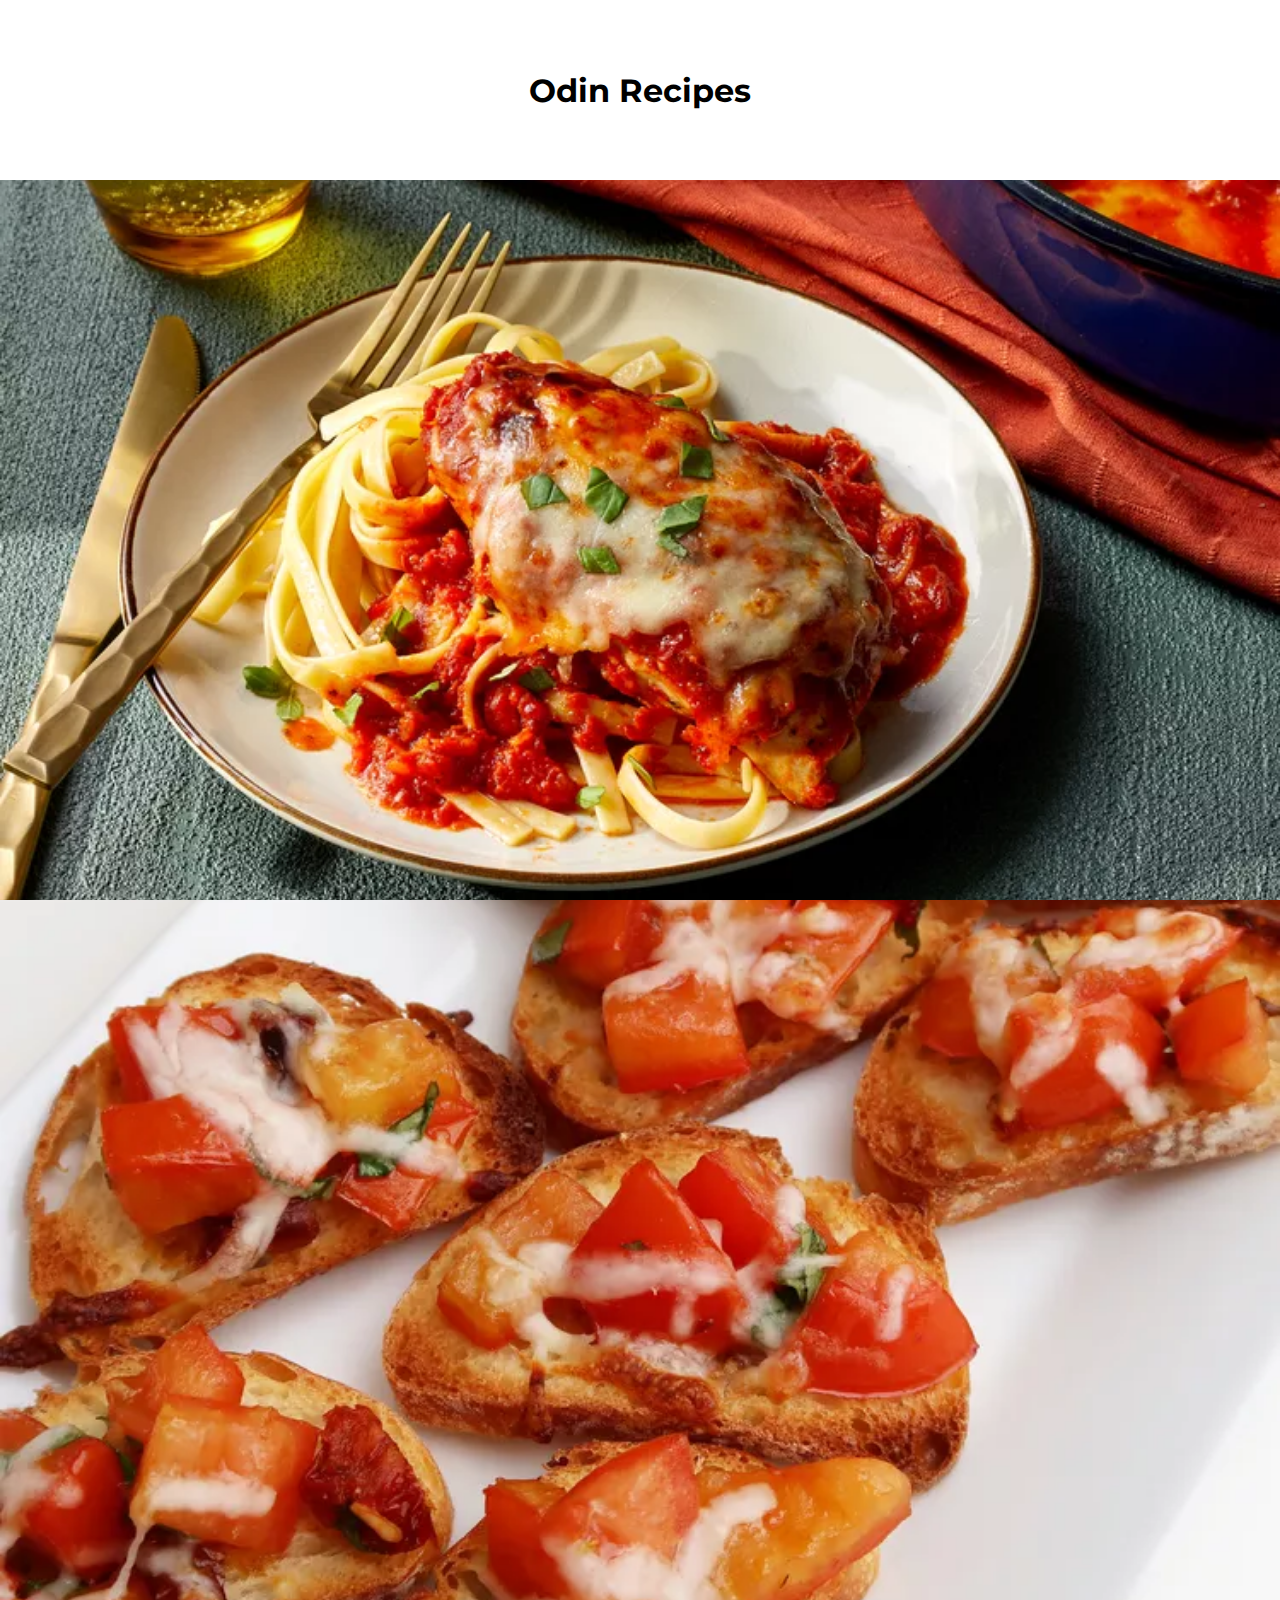
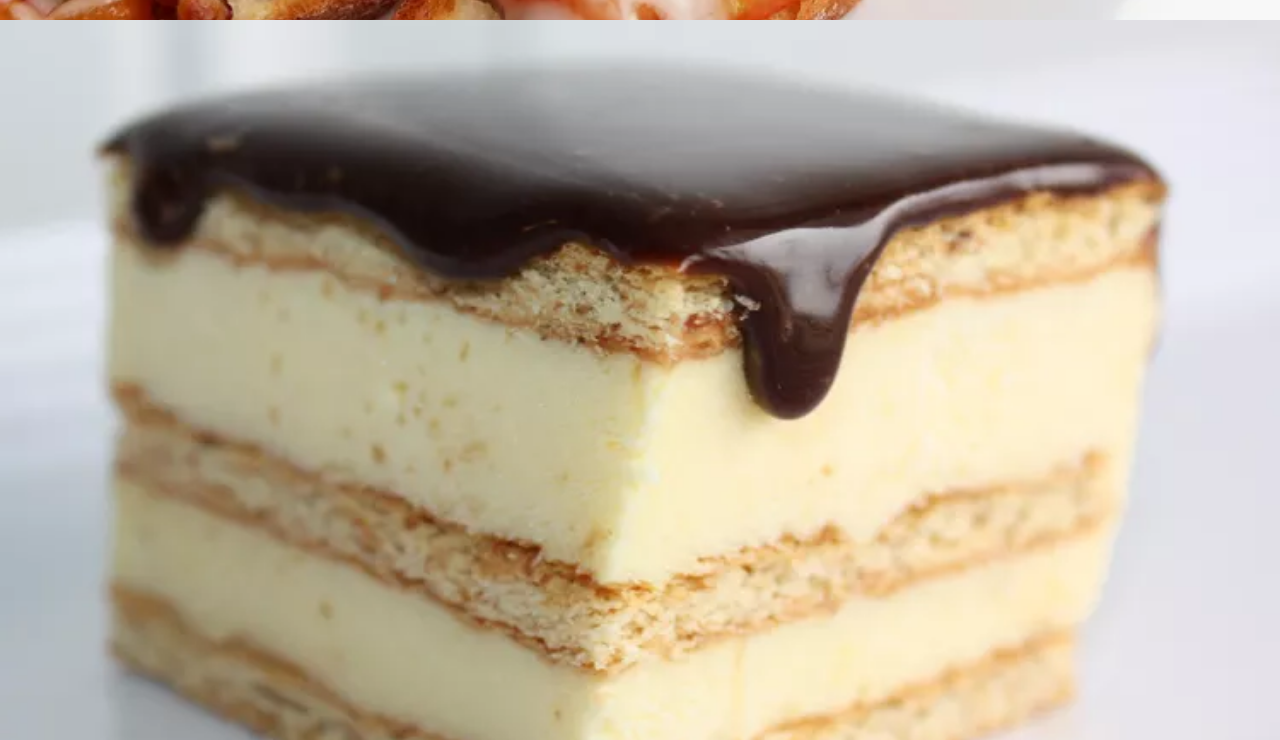
<file: index.html>
<!DOCTYPE html>
<html lang="en">
<head>
    <meta charset="UTF-8">
    <meta name="viewport" content="width=device-width, initial-scale=1.0">
    <title>Odin Recipes</title>
    <link rel="stylesheet" href="./styles.css">
    <link rel="preconnect" href="https://fonts.googleapis.com">
    <link rel="preconnect" href="https://fonts.gstatic.com" crossorigin>
    <link href="https://fonts.googleapis.com/css2?family=Montserrat:ital,wght@0,100..900;1,100..900&display=swap" rel="stylesheet">
</head>
<body>
    <header>
        <h1>Odin Recipes</h1>
    </header>

    <main class="main">
        <div class="recipe" id="bcm"><a href="./recipes/baked-chicken-marinara.html"></a></div>
        <div class="recipe" id="dtb"><a href="./recipes/double-tomato-bruschetta.html"></a></div>
        <div class="recipe" id="cec"><a href="./recipes/chocolate-eclair-cake.html"></a></div>
    </main>
</body>
</html>
</file>
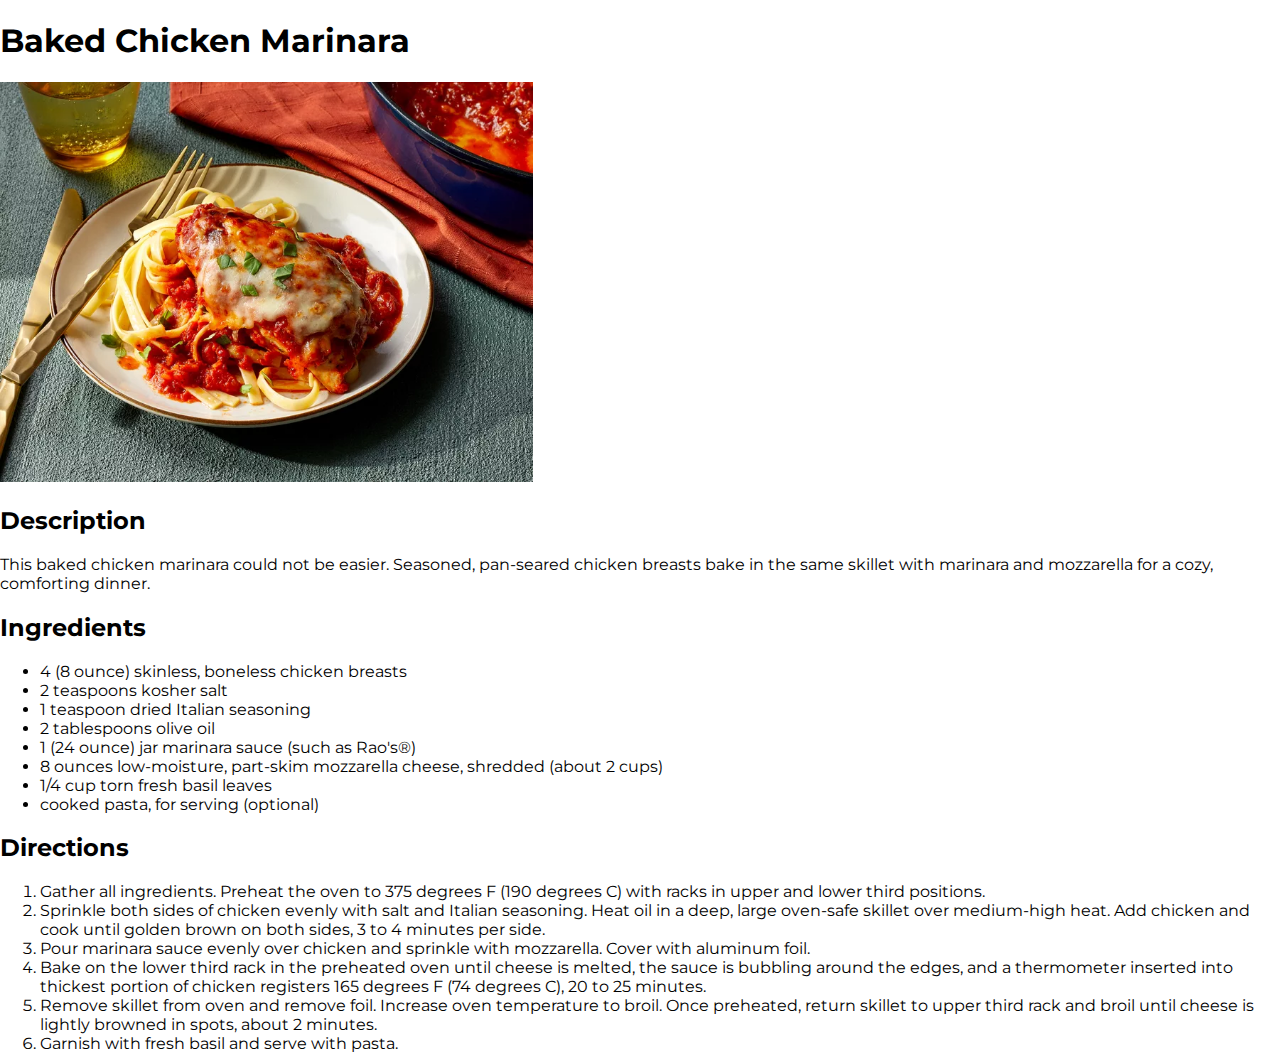
<file: recipes/baked-chicken-marinara.html>
<!DOCTYPE html>
<html lang="en">
<head>
    <meta charset="UTF-8">
    <meta name="viewport" content="width=device-width, initial-scale=1.0">
    <title>Odin Recipes | Baked Chicken Marinara</title>
    <link rel="stylesheet" href="../styles.css">
    <link rel="preconnect" href="https://fonts.googleapis.com">
    <link rel="preconnect" href="https://fonts.gstatic.com" crossorigin>
    <link href="https://fonts.googleapis.com/css2?family=Montserrat:ital,wght@0,100..900;1,100..900&display=swap" rel="stylesheet">
</head>
<body>
    <h1>Baked Chicken Marinara</h1>
    <img src="../images/bakedchickenmarinara.webp" height="400">

    <h2>Description</h2>
    <p>This baked chicken marinara could not be easier. Seasoned, pan-seared chicken breasts bake in the same skillet with marinara and mozzarella for a cozy, comforting dinner.</p>

    <h2>Ingredients</h2>
    <ul>
        <li>4 (8 ounce) skinless, boneless chicken breasts</li>
        <li>2 teaspoons kosher salt</li>
        <li>1 teaspoon dried Italian seasoning</li>
        <li>2 tablespoons olive oil</li>
        <li>1 (24 ounce) jar marinara sauce (such as Rao's®)</li>
        <li>8 ounces low-moisture, part-skim mozzarella cheese, shredded (about 2 cups)</li>
        <li>1/4 cup torn fresh basil leaves</li>
        <li>cooked pasta, for serving (optional)</li>
    </ul>

    <h2>Directions</h2>
    <ol>
        <li>Gather all ingredients. Preheat the oven to 375 degrees F (190 degrees C) with racks in upper and lower third positions.</li>
        <li>Sprinkle both sides of chicken evenly with salt and Italian seasoning. Heat oil in a deep, large oven-safe skillet over medium-high heat. Add chicken and cook until golden brown on both sides, 3 to 4 minutes per side.</li>
        <li>Pour marinara sauce evenly over chicken and sprinkle with mozzarella. Cover with aluminum foil.</li>
        <li>Bake on the lower third rack in the preheated oven until cheese is melted, the sauce is bubbling around the edges, and a thermometer inserted into thickest portion of chicken registers 165 degrees F (74 degrees C), 20 to 25 minutes.</li>
        <li>Remove skillet from oven and remove foil. Increase oven temperature to broil. Once preheated, return skillet to upper third rack and broil until cheese is lightly browned in spots, about 2 minutes.</li>
        <li>Garnish with fresh basil and serve with pasta.</li>
    </ol>
</body>
</html>
</file>
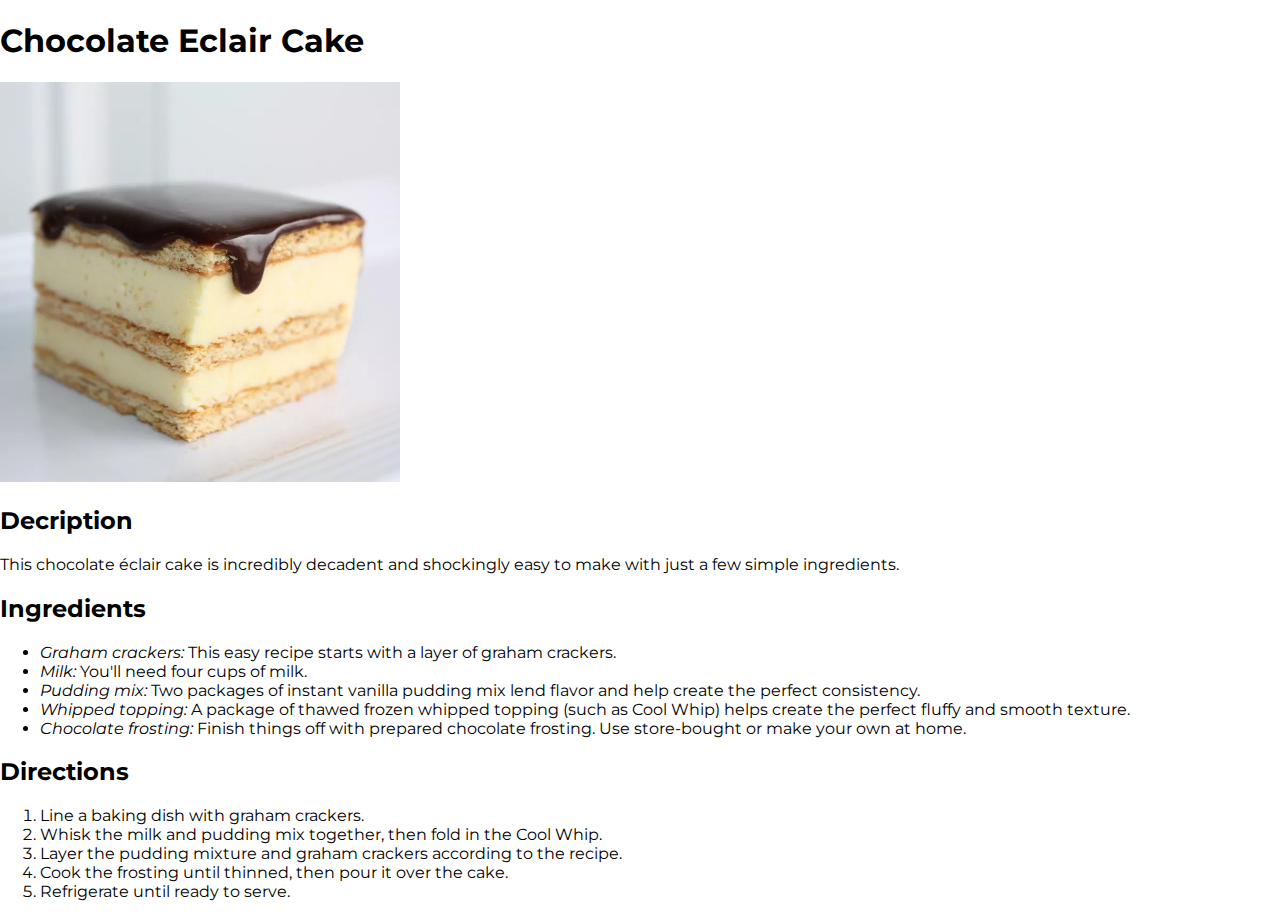
<file: recipes/chocolate-eclair-cake.html>
<!DOCTYPE html>
<html lang="en">
<head>
    <meta charset="UTF-8">
    <meta name="viewport" content="width=device-width, initial-scale=1.0">
    <title>Odin Recipes | Chocolate Eclair Cake</title>
    <link rel="stylesheet" href="../styles.css">
    <link rel="preconnect" href="https://fonts.googleapis.com">
    <link rel="preconnect" href="https://fonts.gstatic.com" crossorigin>
    <link href="https://fonts.googleapis.com/css2?family=Montserrat:ital,wght@0,100..900;1,100..900&display=swap" rel="stylesheet">
</head>
<body>
    <h1>Chocolate Eclair Cake</h1>
    <img src="../images/chocolateeclaircake.webp" height="400">

    <h2>Decription</h2>
    <p>This chocolate éclair cake is incredibly decadent and shockingly easy to make with just a few simple ingredients.</p>

    <h2>Ingredients</h2>
    <ul>
        <li><em>Graham crackers: </em>This easy recipe starts with a layer of graham crackers.</li>
        <li><em>Milk: </em>You'll need four cups of milk.</li>
        <li><em>Pudding mix: </em>Two packages of instant vanilla pudding mix lend flavor and help create the perfect consistency.</li>
        <li><em>Whipped topping: </em>A package of thawed frozen whipped topping (such as Cool Whip) helps create the perfect fluffy and smooth texture.</li>
        <li><em>Chocolate frosting: </em>Finish things off with prepared chocolate frosting. Use store-bought or make your own at home.</li>
    </ul>

    <h2>Directions</h2>
    <ol>
        <li>Line a baking dish with graham crackers.</li>
        <li>Whisk the milk and pudding mix together, then fold in the Cool Whip.</li>
        <li>Layer the pudding mixture and graham crackers according to the recipe.</li>
        <li>Cook the frosting until thinned, then pour it over the cake.</li>
        <li>Refrigerate until ready to serve.</li>
    </ol>
</body>
</html>
</file>
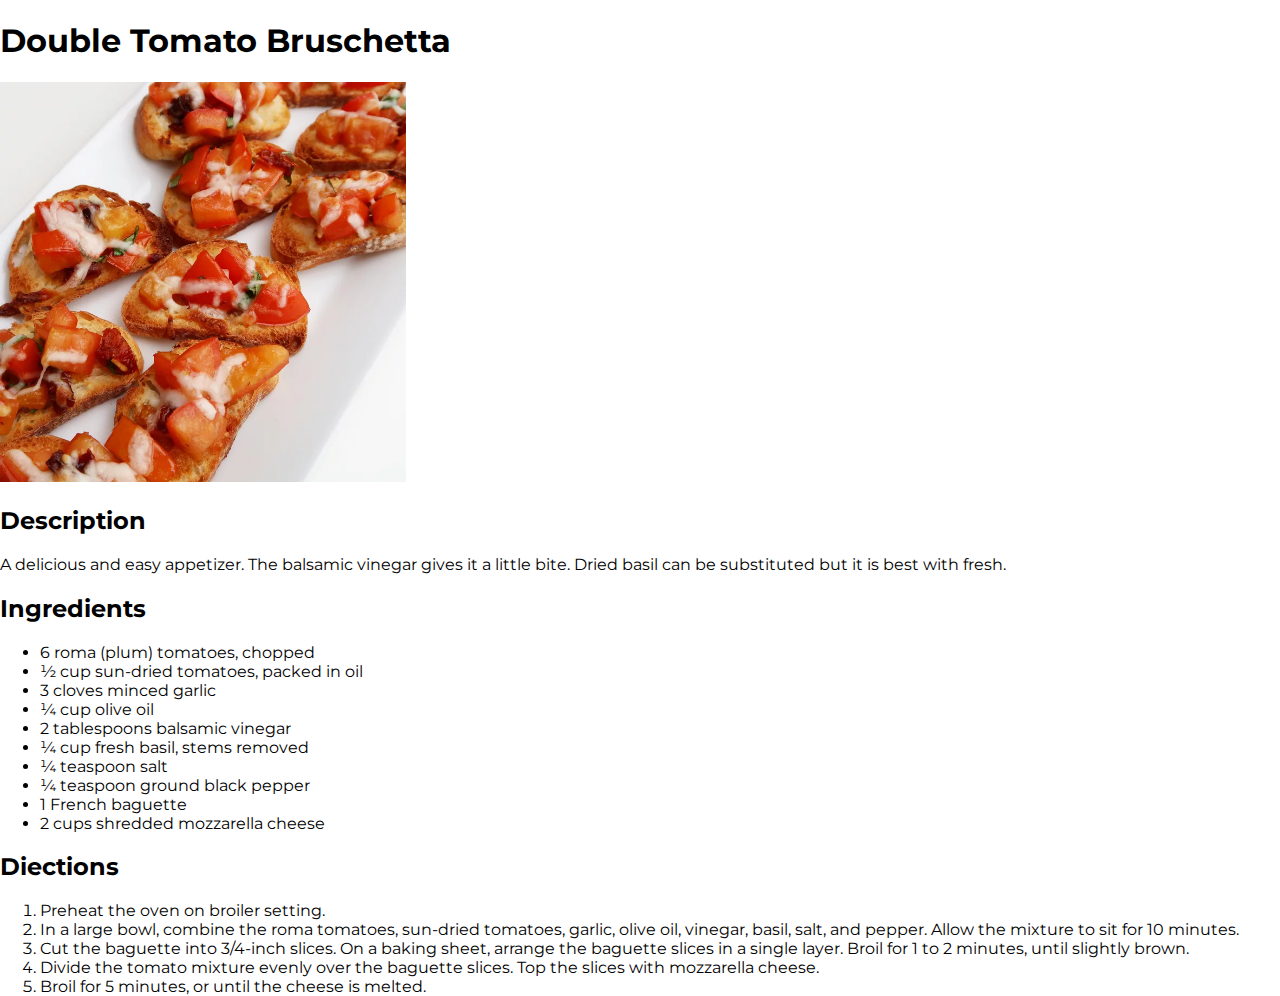
<file: recipes/double-tomato-bruschetta.html>
<!DOCTYPE html>
<html lang="en">
<head>
    <meta charset="UTF-8">
    <meta name="viewport" content="width=device-width, initial-scale=1.0">
    <title>Odin Recipes | Double Tomato Bruschetta</title>
    <link rel="stylesheet" href="../styles.css">
    <link rel="preconnect" href="https://fonts.googleapis.com">
    <link rel="preconnect" href="https://fonts.gstatic.com" crossorigin>
    <link href="https://fonts.googleapis.com/css2?family=Montserrat:ital,wght@0,100..900;1,100..900&display=swap" rel="stylesheet">
</head>
<body>
    <h1>Double Tomato Bruschetta</h1>
    <img src="../images/doubletomatobruschetta.webp" height="400">

    <h2>Description</h2>
    <p>A delicious and easy appetizer. The balsamic vinegar gives it a little bite. Dried basil can be substituted but it is best with fresh.</p>

    <h2>Ingredients</h2>
    <ul>
        <li>6 roma (plum) tomatoes, chopped</li>
        <li>½ cup sun-dried tomatoes, packed in oil</li>
        <li>3 cloves minced garlic</li>
        <li>¼ cup olive oil</li>
        <li>2 tablespoons balsamic vinegar</li>
        <li>¼ cup fresh basil, stems removed</li>
        <li>¼ teaspoon salt</li>
        <li>¼ teaspoon ground black pepper</li>
        <li>1 French baguette</li>
        <li>2 cups shredded mozzarella cheese</li>
    </ul>

    <h2>Diections</h2>
    <ol>
        <li>Preheat the oven on broiler setting.</li>
        <li>In a large bowl, combine the roma tomatoes, sun-dried tomatoes, garlic, olive oil, vinegar, basil, salt, and pepper. Allow the mixture to sit for 10 minutes.</li>
        <li>Cut the baguette into 3/4-inch slices. On a baking sheet, arrange the baguette slices in a single layer. Broil for 1 to 2 minutes, until slightly brown.</li>
        <li>Divide the tomato mixture evenly over the baguette slices. Top the slices with mozzarella cheese.</li>
        <li>Broil for 5 minutes, or until the cheese is melted.</li>
    </ol>
</body>
</html>
</file>
<file: styles.css>
html, body {
    height: 100%;
    margin: 0;
    padding: 0;
}

body {
    font-family: 'Montserrat', sans-serif;
}

header {
    height: 20vh;
    display: flex;
    align-items: center;
    justify-content: center;
    text-align: center;
}

.main {
    height: 80vh;
    display: flex;
    align-items: center;
    justify-content: space-evenly;
}
.main ul {
    margin: 0;
}

.recipe {
    height: 100%;
    width: 100%;
    background-size: cover;
    background-position: center;
}
#bcm {
    background-image: url(./images/bakedchickenmarinara.webp);
}
#dtb {
    background-image: url(./images/doubletomatobruschetta.webp);
}
#cec {
    background-image: url(./images/chocolateeclaircake.webp);
}
.main {
    display: flex;
    flex-wrap: wrap;
}
.recipe a {
    display: block;
    height: 100%;
    width: 100%;
}
</file>
